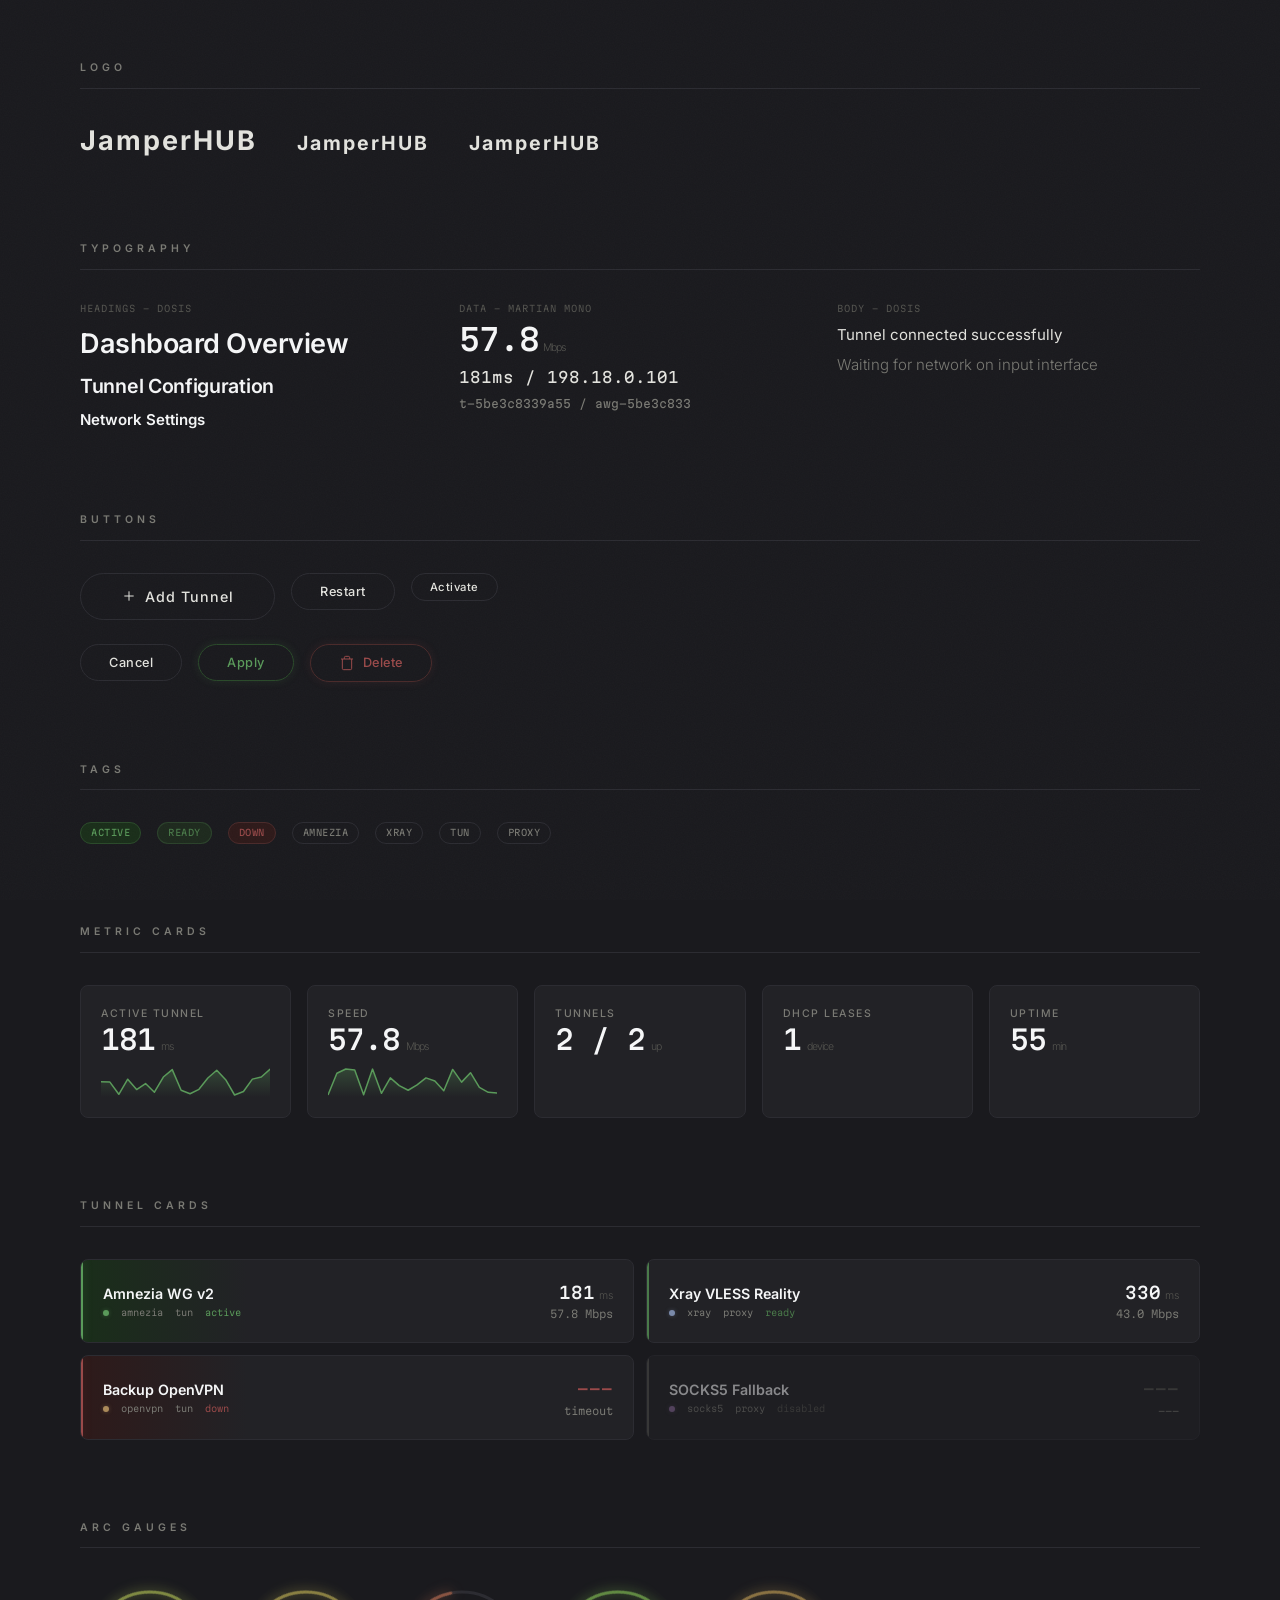
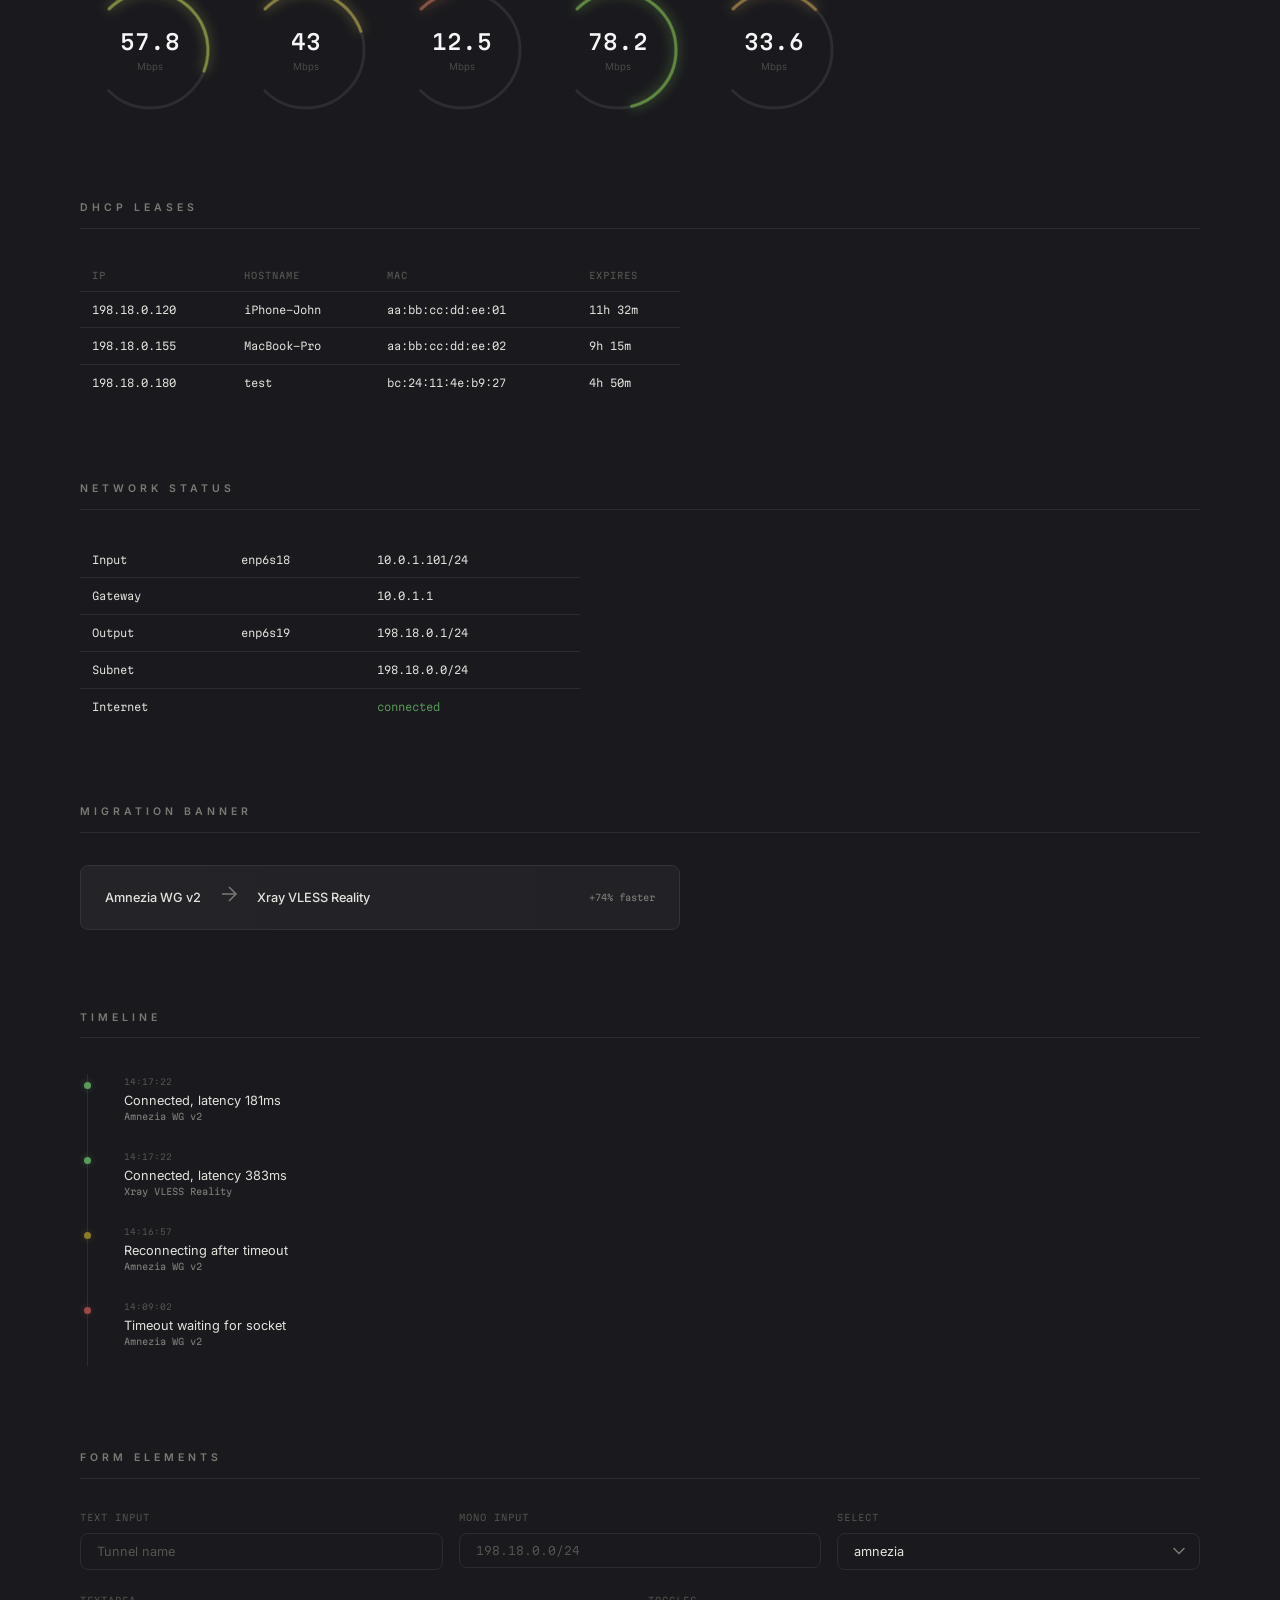
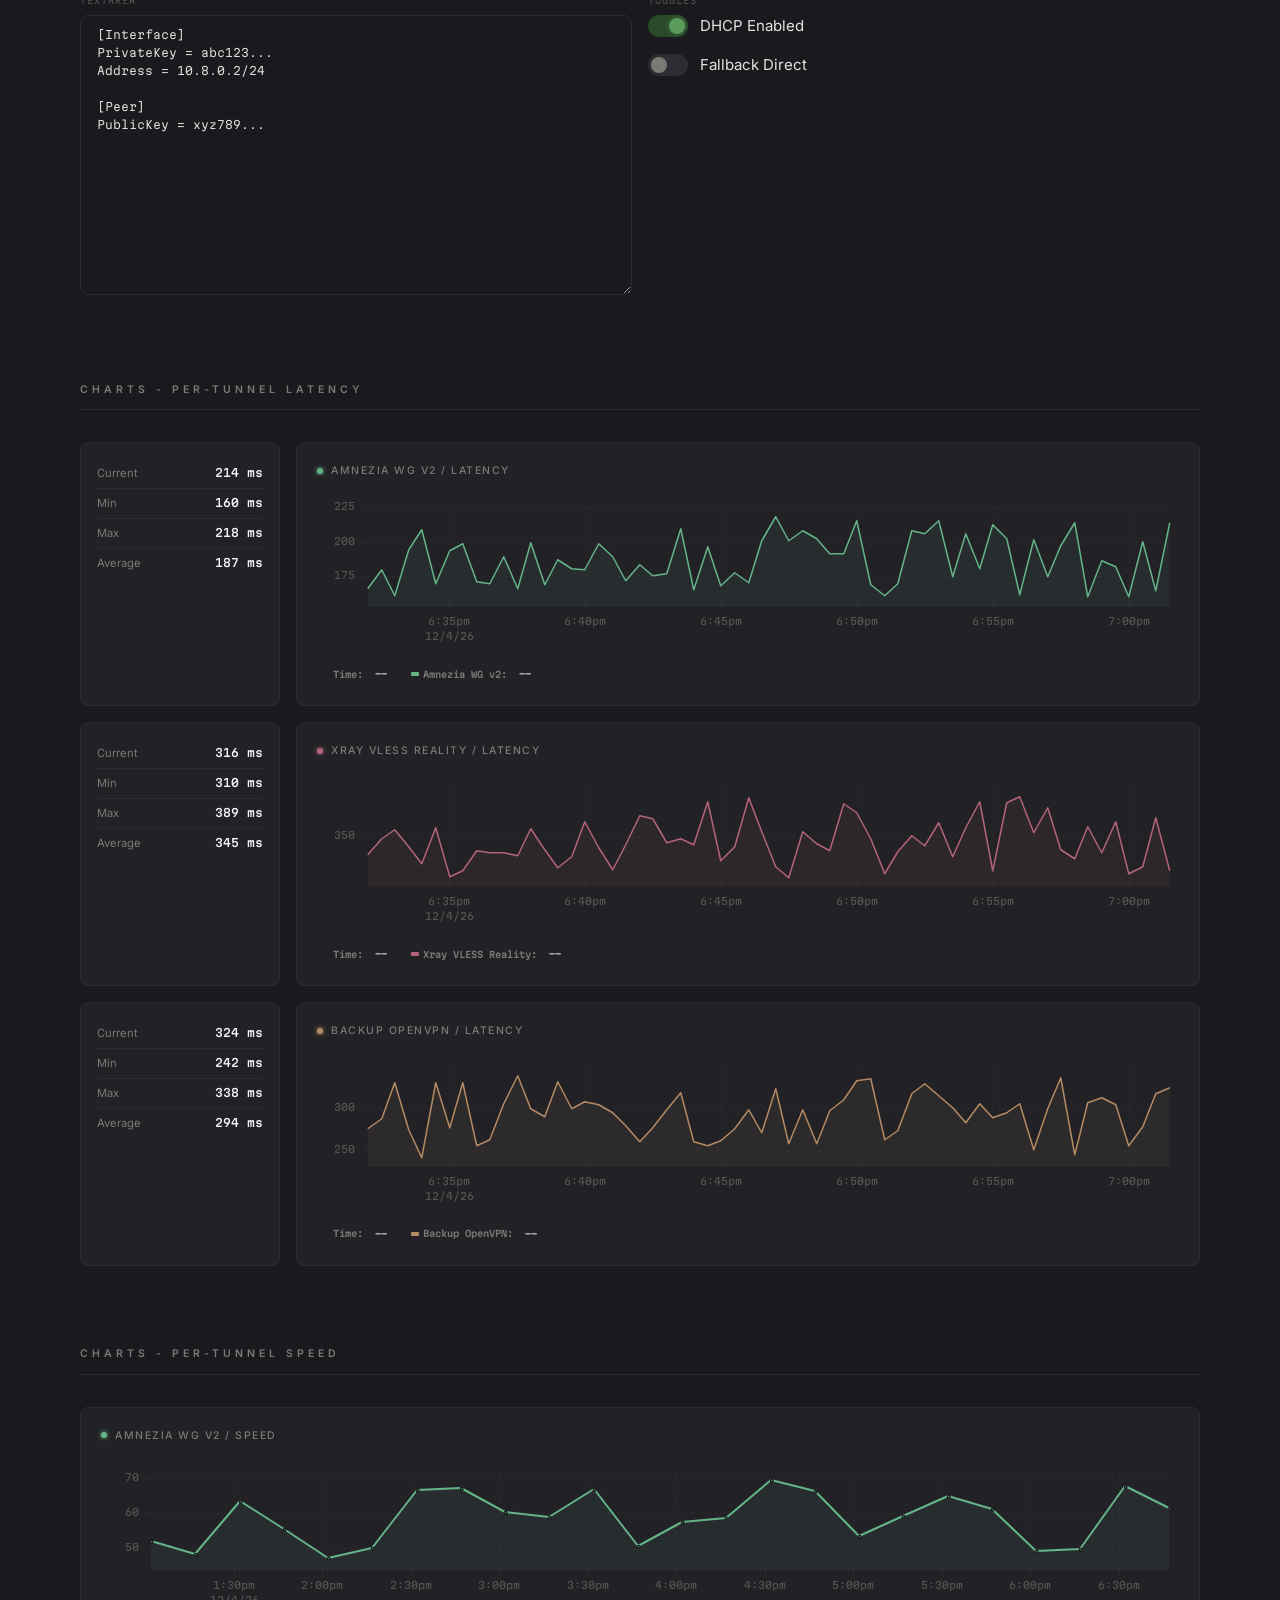
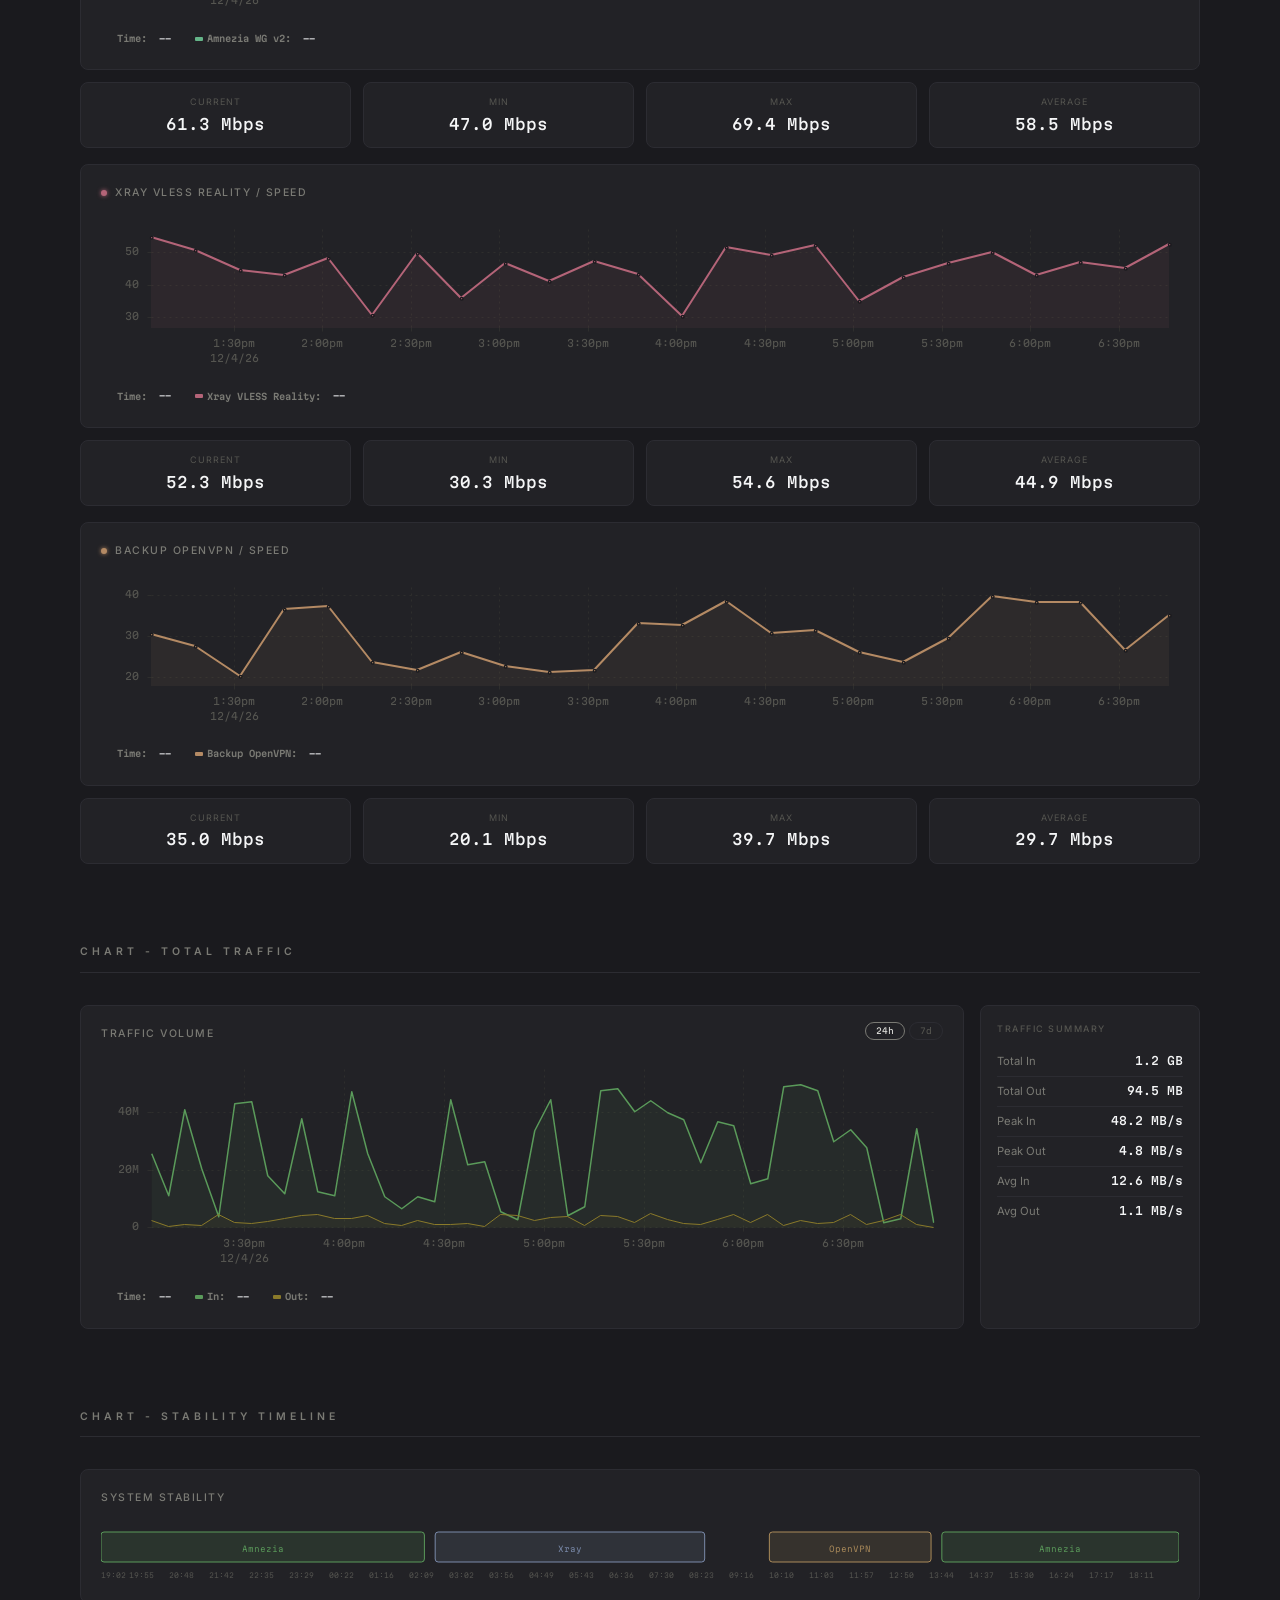
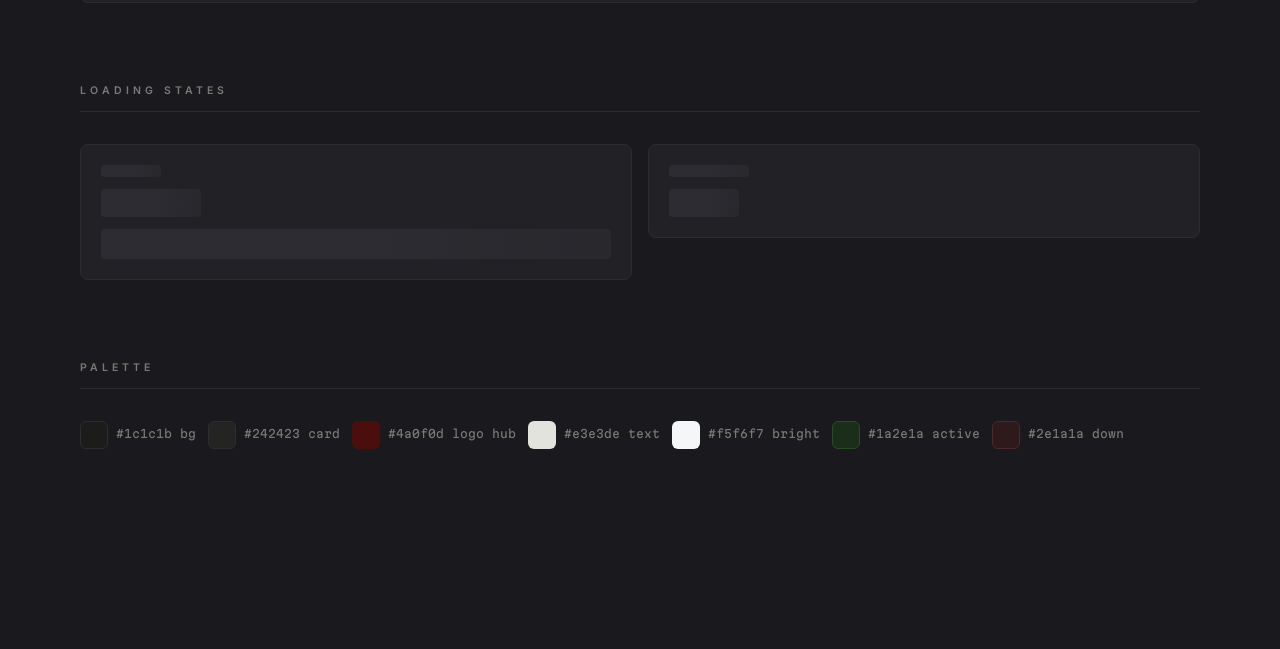
<file: web/design-system.html>
<!DOCTYPE html>
<html lang="en">
<head>
<meta charset="UTF-8">
<meta name="viewport" content="width=device-width, initial-scale=1.0">
<title>JamperHUB Design System</title>
<link rel="stylesheet" href="lib/uplot.min.css">
<style>
/* ============================================
   FONTS
   ============================================ */
@font-face {
  font-family: 'Inter';
  src: url('fonts/inter.woff2') format('woff2');
  font-weight: 300 700;
  font-display: swap;
}
@font-face {
  font-family: 'Martian Mono';
  src: url('fonts/martian-mono.woff2') format('woff2');
  font-weight: 300 700;
  font-display: swap;
}

/* ============================================
   CSS VARIABLES
   ============================================ */
:root {
  --bg: #1a1a1e;
  --bg-card: #222226;
  --bg-card-hover: #28282d;
  --border: #2c2c32;
  --border-subtle: #343438;
  --accent: #4a0f0d;
  --accent-glow: rgba(74, 15, 13, 0.4);
  --accent-glow-strong: rgba(74, 15, 13, 0.7);
  --accent-light: #6b1a17;
  --text: #e3e3de;
  --text-bright: #f5f6f7;
  --text-muted: #7a7a74;
  --text-dim: #555550;
  --status-active: #1a2e1a;
  --status-active-border: #2a4a2a;
  --status-active-text: #5a9a5a;
  --status-ready: #1e2a1e;
  --status-ready-text: #4a7a4a;
  --status-down: #2e1a1a;
  --status-down-border: #4a2a2a;
  --status-down-text: #9a4a4a;
  --status-disabled-text: #555550;
  /* protocol colors */
  --color-amnezia: #5a9a5a;
  --color-amnezia-fill: rgba(90, 154, 90, 0.08);
  --color-xray: #7a8aaa;
  --color-xray-fill: rgba(122, 138, 170, 0.08);
  --color-openvpn: #aa8a5a;
  --color-openvpn-fill: rgba(170, 138, 90, 0.08);
  --color-socks5: #8a6a9a;
  --color-socks5-fill: rgba(138, 106, 154, 0.08);
  --color-traffic-in: #5a9a5a;
  --color-traffic-in-fill: rgba(90, 154, 90, 0.08);
  --color-traffic-out: #8a7a2a;
  --color-traffic-out-fill: rgba(138, 122, 42, 0.06);
  --font-ui: 'Inter', sans-serif;
  --font-mono: 'Martian Mono', monospace;
  --radius: 8px;
  --radius-pill: 100px;
  --transition: 0.25s cubic-bezier(0.4, 0, 0.2, 1);
  --transition-slow: 0.5s cubic-bezier(0.4, 0, 0.2, 1);
}

/* ============================================
   RESET & BASE
   ============================================ */
*, *::before, *::after { box-sizing: border-box; margin: 0; padding: 0; }

html {
  font-size: 15px;
  -webkit-font-smoothing: antialiased;
  -moz-osx-font-smoothing: grayscale;
}

body {
  background: var(--bg);
  color: var(--text);
  font-family: var(--font-ui);
  font-weight: 400;
  line-height: 1.5;
  min-height: 100vh;
  overflow-x: hidden;
}

/* noise texture overlay */
body::after {
  content: '';
  position: fixed;
  inset: 0;
  opacity: 0.025;
  pointer-events: none;
  z-index: 9999;
  background-size: 128px 128px;
  background-image: url("data:image/svg+xml,%3Csvg viewBox='0 0 128 128' xmlns='http://www.w3.org/2000/svg'%3E%3Cfilter id='n'%3E%3CfeTurbulence type='fractalNoise' baseFrequency='0.85' numOctaves='4' stitchTiles='stitch'/%3E%3C/filter%3E%3Crect width='100%25' height='100%25' filter='url(%23n)'/%3E%3C/svg%3E");
}

::selection {
  background: var(--border-subtle);
  color: var(--text-bright);
}

/* ============================================
   DESIGN SYSTEM PAGE LAYOUT
   ============================================ */
.ds-page {
  max-width: 1200px;
  margin: 0 auto;
  padding: 60px 40px 120px;
}

.ds-section {
  margin-bottom: 80px;
}

.ds-section-title {
  font-family: var(--font-ui);
  font-weight: 600;
  font-size: 0.7rem;
  text-transform: uppercase;
  letter-spacing: 4px;
  color: var(--text-muted);
  margin-bottom: 32px;
  padding-bottom: 12px;
  border-bottom: 1px solid var(--border);
}

.ds-row {
  display: flex;
  gap: 16px;
  flex-wrap: wrap;
  margin-bottom: 24px;
  align-items: flex-start;
}

.ds-col {
  flex: 1;
  min-width: 280px;
}

.ds-label {
  font-family: var(--font-mono);
  font-size: 0.6rem;
  font-weight: 300;
  color: var(--text-dim);
  letter-spacing: 1px;
  text-transform: uppercase;
  margin-bottom: 8px;
}

/* ============================================
   LOGO
   ============================================ */
.logo {
  font-family: var(--font-ui);
  font-weight: 700;
  color: var(--text);
  letter-spacing: 2px;
  user-select: none;
  text-decoration: none;
  transition: var(--transition);
}

.logo:hover {
  color: var(--text-bright);
}

.logo-lg {
  font-size: 1.8rem;
}

.logo-md {
  font-size: 1.3rem;
}

.logo-sm {
  font-size: 1.3rem;
}

.logo-hub {
  color: inherit;
}

/* ============================================
   TYPOGRAPHY
   ============================================ */
.t-heading { font-family: var(--font-ui); font-weight: 600; color: var(--text-bright); }
.t-h1 { font-size: 1.8rem; letter-spacing: -0.5px; }
.t-h2 { font-size: 1.3rem; letter-spacing: -0.3px; }
.t-h3 { font-size: 1rem; }
.t-body { font-family: var(--font-ui); font-weight: 400; color: var(--text); }
.t-body-light { font-family: var(--font-ui); font-weight: 300; color: var(--text-muted); }
.t-mono { font-family: var(--font-mono); font-weight: 400; color: var(--text); }
.t-mono-sm { font-family: var(--font-mono); font-weight: 400; font-size: 0.75rem; color: var(--text-muted); }

.t-data {
  font-family: var(--font-mono);
  font-weight: 500;
  font-size: 2rem;
  color: var(--text-bright);
  letter-spacing: -1px;
  line-height: 1;
}

.t-data-unit {
  font-family: var(--font-ui);
  font-weight: 300;
  font-size: 0.7rem;
  color: var(--text-dim);
  margin-left: 4px;
}

/* ============================================
   BUTTONS
   ============================================ */
.btn {
  display: inline-flex;
  align-items: center;
  justify-content: center;
  gap: 8px;
  padding: 10px 28px;
  border: 1px solid var(--border);
  border-radius: var(--radius-pill);
  background: transparent;
  color: var(--text);
  font-family: var(--font-ui);
  font-weight: 500;
  font-size: 0.85rem;
  letter-spacing: 0.5px;
  cursor: pointer;
  transition: var(--transition);
  position: relative;
  overflow: hidden;
  user-select: none;
  -webkit-tap-highlight-color: transparent;
}

.btn:hover {
  color: var(--text-bright);
  border-color: var(--text-muted);
  transform: translateY(-1px);
}

.btn:active {
  transform: translateY(0);
}

.btn-sm { padding: 6px 18px; font-size: 0.75rem; }
.btn-lg { padding: 14px 40px; font-size: 0.95rem; letter-spacing: 1px; }

.btn-ghost {
  border-color: var(--border);
  box-shadow: none;
}

.btn-ghost:hover {
  border-color: var(--text-muted);
  box-shadow: 0 0 12px rgba(255,255,255,0.03);
}

.btn-danger {
  border-color: var(--status-down-border);
  color: var(--status-down-text);
  box-shadow: 0 0 10px rgba(154, 74, 74, 0.15);
}

.btn-danger:hover {
  border-color: #5a3333;
  color: #c06060;
  box-shadow: 0 0 18px rgba(154, 74, 74, 0.3);
}

.btn-success {
  border-color: var(--status-active-border);
  color: var(--status-active-text);
  box-shadow: 0 0 10px rgba(90, 154, 90, 0.15);
}

.btn-success:hover {
  border-color: #3a6a3a;
  color: #7aba7a;
  box-shadow: 0 0 18px rgba(90, 154, 90, 0.3);
}

.btn svg {
  width: 16px;
  height: 16px;
  stroke: currentColor;
  fill: none;
  stroke-width: 1.5;
}

/* ============================================
   CARDS
   ============================================ */
.card {
  background: var(--bg-card);
  border: 1px solid var(--border);
  border-radius: var(--radius);
  padding: 20px;
  transition: var(--transition);
}

.card:hover {
  background: var(--bg-card-hover);
  border-color: var(--border-subtle);
}

/* ============================================
   METRIC CARD
   ============================================ */
.metric-card {
  background: var(--bg-card);
  border: 1px solid var(--border);
  border-radius: var(--radius);
  padding: 20px;
  display: flex;
  flex-direction: column;
  gap: 4px;
  flex: 1;
  min-width: 0;
  transition: var(--transition);
}

.metrics-grid {
  display: grid;
  grid-template-columns: repeat(5, 1fr);
  gap: 16px;
}

@media (max-width: 768px) {
  .metrics-grid { grid-template-columns: repeat(2, 1fr); }
}

.metric-card:hover { border-color: var(--border-subtle); }

.metric-label {
  font-family: var(--font-ui);
  font-weight: 500;
  font-size: 0.7rem;
  text-transform: uppercase;
  letter-spacing: 1.5px;
  color: var(--text-muted);
}

.metric-value {
  font-family: var(--font-mono);
  font-weight: 500;
  font-size: 1.8rem;
  color: var(--text-bright);
  letter-spacing: -1px;
  line-height: 1.1;
}

.metric-unit {
  font-family: var(--font-ui);
  font-weight: 300;
  font-size: 0.7rem;
  color: var(--text-dim);
  margin-left: 6px;
}

.metric-sparkline {
  margin-top: 8px;
  height: 30px;
  width: 100%;
  overflow: hidden;
}

/* ============================================
   TUNNEL CARD
   ============================================ */
.tunnel-card {
  background: var(--bg-card);
  border: 1px solid var(--border);
  border-radius: var(--radius);
  padding: 20px 20px 20px 22px;
  display: grid;
  grid-template-columns: 1fr auto;
  gap: 8px;
  align-items: center;
  transition: var(--transition);
  position: relative;
  overflow: hidden;
  cursor: default;
}

.tunnel-card::before {
  content: '';
  position: absolute;
  left: 0;
  top: 0;
  bottom: 0;
  width: 2px;
  background: var(--border);
  transition: var(--transition);
}

.tunnel-card.active::before { background: var(--status-active-text); box-shadow: 0 0 8px rgba(90,154,90,0.4); }
.tunnel-card.ready::before { background: var(--status-ready-text); }
.tunnel-card.down::before { background: var(--status-down-text); box-shadow: 0 0 8px rgba(154,74,74,0.3); }
.tunnel-card.disabled::before { background: var(--text-dim); }

.tunnel-card.active { background: linear-gradient(90deg, var(--status-active) 0%, var(--bg-card) 30%); }
.tunnel-card.down { background: linear-gradient(90deg, var(--status-down) 0%, var(--bg-card) 30%); }
.tunnel-card.disabled { opacity: 0.5; }

.tunnel-card:hover { border-color: var(--border-subtle); }

.tunnel-grid {
  display: grid;
  grid-template-columns: 1fr 1fr;
  gap: 12px;
}

@media (max-width: 768px) {
  .tunnel-grid { grid-template-columns: 1fr; }
}

.tunnel-info { display: flex; flex-direction: column; gap: 2px; }

.tunnel-name {
  font-family: var(--font-ui);
  font-weight: 600;
  font-size: 0.95rem;
  color: var(--text-bright);
}

.tunnel-meta {
  font-family: var(--font-mono);
  font-size: 0.6rem;
  font-weight: 300;
  color: var(--text-muted);
  display: flex;
  gap: 12px;
  align-items: center;
}

.proto-dot {
  width: 6px;
  height: 6px;
  border-radius: 50%;
  flex-shrink: 0;
}

.proto-dot.amnezia { background: var(--color-amnezia); box-shadow: 0 0 4px rgba(90,154,90,0.4); }
.proto-dot.xray { background: var(--color-xray); box-shadow: 0 0 4px rgba(122,138,170,0.4); }
.proto-dot.openvpn { background: var(--color-openvpn); box-shadow: 0 0 4px rgba(170,138,90,0.4); }
.proto-dot.socks5 { background: var(--color-socks5); box-shadow: 0 0 4px rgba(138,106,154,0.4); }

.tunnel-stats {
  display: flex;
  flex-direction: column;
  align-items: flex-end;
  gap: 2px;
}

.tunnel-latency {
  font-family: var(--font-mono);
  font-weight: 500;
  font-size: 1.1rem;
  color: var(--text-bright);
}

.tunnel-speed {
  font-family: var(--font-mono);
  font-weight: 300;
  font-size: 0.7rem;
  color: var(--text-muted);
}

.state-active { color: var(--status-active-text); }
.state-ready { color: var(--status-ready-text); }
.state-down { color: var(--status-down-text); }
.state-disabled { color: var(--status-disabled-text); }

/* ============================================
   ARC GAUGE
   ============================================ */
.arc-gauge {
  position: relative;
  width: 140px;
  height: 140px;
  display: flex;
  align-items: center;
  justify-content: center;
}

.arc-gauge svg {
  position: absolute;
  inset: 0;
  transform: rotate(-135deg);
}

.arc-bg {
  fill: none;
  stroke: var(--border);
  stroke-width: 3;
  stroke-linecap: round;
}

.arc-fill {
  fill: none;
  stroke-width: 3;
  stroke-linecap: round;
  transition: stroke-dashoffset 1s cubic-bezier(0.4, 0, 0.2, 1);
}

.arc-center {
  display: flex;
  flex-direction: column;
  align-items: center;
  gap: 2px;
  z-index: 1;
}

.arc-value {
  font-family: var(--font-mono);
  font-weight: 500;
  font-size: 1.4rem;
  color: var(--text-bright);
}

.arc-label {
  font-family: var(--font-ui);
  font-weight: 300;
  font-size: 0.65rem;
  color: var(--text-dim);
}

/* ============================================
   LEASES TABLE
   ============================================ */
.leases-table {
  width: 100%;
  border-collapse: collapse;
  font-family: var(--font-mono);
  font-size: 0.7rem;
  font-weight: 300;
}

.leases-table th {
  text-align: left;
  padding: 8px 12px;
  color: var(--text-dim);
  font-weight: 400;
  font-size: 0.6rem;
  text-transform: uppercase;
  letter-spacing: 1px;
  border-bottom: 1px solid var(--border);
}

.leases-table td {
  padding: 10px 12px;
  color: var(--text);
  border-bottom: 1px solid var(--border);
}

.leases-table tr:last-child td {
  border-bottom: none;
}

.leases-table tr:hover td {
  background: var(--bg-card);
}

/* ============================================
   NETWORK STATUS BAR
   ============================================ */
.net-status {
  display: flex;
  align-items: center;
  gap: 12px;
  padding: 12px 20px;
  background: var(--bg-card);
  border: 1px solid var(--border);
  border-radius: var(--radius);
  font-family: var(--font-mono);
  font-size: 0.65rem;
  font-weight: 300;
  color: var(--text-muted);
  flex-wrap: wrap;
}

.net-status-item {
  display: flex;
  align-items: center;
  gap: 6px;
}

.net-dot {
  width: 6px;
  height: 6px;
  border-radius: 50%;
  background: var(--status-active-text);
  box-shadow: 0 0 4px rgba(90,154,90,0.5);
  flex-shrink: 0;
}

.net-dot.down {
  background: var(--status-down-text);
  box-shadow: 0 0 4px rgba(154,74,74,0.5);
}

.net-sep { color: var(--border); }

/* ============================================
   TIMELINE
   ============================================ */
.timeline {
  position: relative;
  padding-left: 24px;
}

.timeline::before {
  content: '';
  position: absolute;
  left: 7px;
  top: 4px;
  bottom: 4px;
  width: 1px;
  background: var(--border);
}

.timeline-item {
  position: relative;
  padding: 6px 0 22px 20px;
}

.timeline-item::before {
  content: '';
  position: absolute;
  left: -20px;
  top: 12px;
  width: 7px;
  height: 7px;
  border-radius: 50%;
  background: var(--border);
}

.timeline-item.info::before { background: var(--status-active-text); box-shadow: 0 0 6px rgba(90,154,90,0.4); }
.timeline-item.warn::before { background: #8a7a2a; box-shadow: 0 0 6px rgba(138,122,42,0.4); }
.timeline-item.error::before { background: var(--status-down-text); box-shadow: 0 0 6px rgba(154,74,74,0.4); }

.timeline-time {
  font-family: var(--font-mono);
  font-size: 0.55rem;
  font-weight: 300;
  color: var(--text-dim);
}

.timeline-msg {
  font-family: var(--font-ui);
  font-size: 0.85rem;
  color: var(--text);
  margin-top: 2px;
}

.timeline-tunnel {
  font-family: var(--font-mono);
  font-size: 0.6rem;
  color: var(--text-muted);
}

/* ============================================
   MIGRATION BANNER
   ============================================ */
.migration-banner {
  background: var(--bg-card);
  border: 1px solid var(--border-subtle);
  border-radius: var(--radius);
  padding: 16px 24px;
  display: flex;
  align-items: center;
  gap: 16px;
  position: relative;
  overflow: hidden;
  flex-wrap: wrap;
}

.migration-banner::before {
  content: '';
  position: absolute;
  inset: 0;
  background: linear-gradient(90deg, rgba(255,255,255,0.02), transparent, rgba(255,255,255,0.02));
  background-size: 200% 100%;
  animation: migration-flow 2s linear infinite;
  opacity: 0.5;
  pointer-events: none;
}

@keyframes migration-flow {
  0% { background-position: 200% 0; }
  100% { background-position: -200% 0; }
}

.migration-from, .migration-to {
  font-family: var(--font-ui);
  font-weight: 500;
  font-size: 0.85rem;
  color: var(--text);
  position: relative;
  z-index: 1;
}

.migration-arrow { flex-shrink: 0; z-index: 1; color: var(--text-muted); }

.migration-arrow svg {
  width: 24px;
  height: 24px;
  stroke: currentColor;
  fill: none;
  stroke-width: 1.5;
  animation: arrow-move 1.5s ease-in-out infinite;
}

@keyframes arrow-move {
  0%, 100% { opacity: 0.5; transform: translateX(0); }
  50% { opacity: 1; transform: translateX(4px); }
}

.migration-reason {
  font-family: var(--font-mono);
  font-size: 0.6rem;
  color: var(--text-muted);
  z-index: 1;
  margin-left: auto;
}

/* ============================================
   SIDEBAR
   ============================================ */
.sidebar {
  position: fixed;
  right: 0;
  top: 0;
  bottom: 0;
  width: 78px;
  background: var(--bg-card);
  border-left: 1px solid var(--border);
  display: flex;
  flex-direction: column;
  align-items: center;
  padding: 16px 0;
  z-index: 1000;
  transition: width 0.3s cubic-bezier(0.4, 0, 0.2, 1);
  overflow: hidden;
}

.sidebar:hover { width: 260px; }

.sidebar-logo {
  font-family: var(--font-ui);
  font-weight: 700;
  font-size: 1.8rem;
  color: var(--text);
  letter-spacing: 1.5px;
  margin-bottom: 32px;
  white-space: nowrap;
  overflow: hidden;
  width: 100%;
  text-align: center;
}

.sl-ch {
  display: inline-block;
  max-width: 0;
  overflow: hidden;
  vertical-align: bottom;
  opacity: 0;
  transition:
    max-width 0.06s ease-in calc((4 - var(--i)) * 0.03s),
    opacity 0.05s ease-in calc((4 - var(--i)) * 0.03s);
}

.sidebar:hover .sl-ch {
  max-width: 1em;
  opacity: 1;
  transition:
    max-width 0.08s ease-out calc(0.3s + var(--i) * 0.04s),
    opacity 0.06s ease-out calc(0.3s + var(--i) * 0.04s);
}

.sl-ub {
  display: inline-block;
  max-width: 0;
  overflow: hidden;
  vertical-align: bottom;
  opacity: 0;
  transition: max-width 0.06s ease-in, opacity 0.05s ease-in;
}

.sidebar:hover .sl-ub {
  max-width: 2em;
  opacity: 1;
  transition: max-width 0.08s ease-out 0.3s, opacity 0.06s ease-out 0.3s;
}

.sidebar-nav-item {
  width: 100%;
  display: flex;
  align-items: center;
  gap: 18px;
  padding: 18px 22px;
  color: var(--text-muted);
  text-decoration: none;
  transition: var(--transition);
  cursor: pointer;
  position: relative;
  white-space: nowrap;
}

.sidebar-nav-item:hover {
  color: var(--text);
  background: rgba(255,255,255,0.02);
}

.sidebar-nav-item.active { color: var(--text-bright); }

.sidebar-nav-item.active::after {
  content: '';
  position: absolute;
  right: 0;
  top: 50%;
  transform: translateY(-50%);
  width: 2px;
  height: 20px;
  background: var(--text-muted);
  box-shadow: 0 0 6px rgba(122, 122, 116, 0.3);
  border-radius: 1px;
}

.sidebar-nav-item svg {
  width: 28px;
  height: 28px;
  min-width: 28px;
  stroke: currentColor;
  fill: none;
  stroke-width: 1.5;
}

.sidebar-nav-item span {
  font-family: var(--font-ui);
  font-weight: 500;
  font-size: 1.1rem;
  opacity: 0;
  transition: opacity 0.2s;
}

.sidebar:hover .sidebar-nav-item span { opacity: 1; }

.sidebar-bottom {
  margin-top: auto;
  display: flex;
  flex-direction: column;
  align-items: center;
  gap: 8px;
  width: 100%;
}

.pulse-dot {
  width: 12px;
  height: 12px;
  border-radius: 50%;
  background: var(--status-active-text);
  box-shadow: 0 0 8px rgba(90,154,90,0.5);
  animation: pulse 2s infinite;
}

.pulse-dot.offline {
  background: var(--status-down-text);
  box-shadow: 0 0 8px rgba(154,74,74,0.5);
  animation: pulse-red 2s infinite;
}

@keyframes pulse {
  0%, 100% { box-shadow: 0 0 8px rgba(90,154,90,0.5); }
  50% { box-shadow: 0 0 16px rgba(90,154,90,0.8); }
}

@keyframes pulse-red {
  0%, 100% { box-shadow: 0 0 8px rgba(154,74,74,0.5); }
  50% { box-shadow: 0 0 16px rgba(154,74,74,0.8); }
}

/* ============================================
   FORM ELEMENTS
   ============================================ */
.input {
  background: var(--bg);
  border: 1px solid var(--border);
  border-radius: var(--radius);
  padding: 10px 16px;
  color: var(--text);
  font-family: var(--font-ui);
  font-size: 0.85rem;
  width: 100%;
  outline: none;
  transition: var(--transition);
}

.input:focus {
  border-color: var(--text-muted);
  box-shadow: 0 0 8px rgba(122, 122, 116, 0.15);
}

.input::placeholder { color: var(--text-dim); }
.input-mono { font-family: var(--font-mono); font-size: 0.75rem; font-weight: 300; }
textarea.input { resize: vertical; min-height: 280px; line-height: 1.6; }

.select {
  appearance: none;
  background: var(--bg);
  background-image: url("data:image/svg+xml,%3Csvg width='12' height='8' viewBox='0 0 12 8' fill='none' xmlns='http://www.w3.org/2000/svg'%3E%3Cpath d='M1 1.5L6 6.5L11 1.5' stroke='%237a7a74' stroke-width='1.5' stroke-linecap='round'/%3E%3C/svg%3E");
  background-repeat: no-repeat;
  background-position: right 14px center;
  border: 1px solid var(--border);
  border-radius: var(--radius);
  padding: 10px 40px 10px 16px;
  color: var(--text);
  font-family: var(--font-ui);
  font-size: 0.85rem;
  width: 100%;
  cursor: pointer;
  outline: none;
  transition: var(--transition);
}

.select:focus {
  border-color: var(--text-muted);
  box-shadow: 0 0 8px rgba(122, 122, 116, 0.15);
}

.toggle {
  position: relative;
  width: 40px;
  height: 22px;
  background: var(--border);
  border-radius: 11px;
  cursor: pointer;
  transition: var(--transition);
  flex-shrink: 0;
}

.toggle.on { background: var(--status-active-border); }

.toggle::after {
  content: '';
  position: absolute;
  top: 3px;
  left: 3px;
  width: 16px;
  height: 16px;
  background: var(--text-muted);
  border-radius: 50%;
  transition: var(--transition);
}

.toggle.on::after {
  left: 21px;
  background: var(--status-active-text);
  box-shadow: 0 0 6px rgba(90,154,90,0.4);
}

/* ============================================
   TAGS
   ============================================ */
.tag {
  display: inline-flex;
  align-items: center;
  padding: 3px 10px;
  border-radius: var(--radius-pill);
  font-family: var(--font-mono);
  font-size: 0.6rem;
  font-weight: 400;
  letter-spacing: 0.5px;
  text-transform: uppercase;
  border: 1px solid;
}

.tag-active { color: var(--status-active-text); border-color: var(--status-active-border); background: var(--status-active); }
.tag-ready { color: var(--status-ready-text); border-color: rgba(74, 122, 74, 0.3); background: var(--status-ready); }
.tag-down { color: var(--status-down-text); border-color: var(--status-down-border); background: var(--status-down); }
.tag-type { color: var(--text-muted); border-color: var(--border); background: transparent; }

/* ============================================
   CHARTS
   ============================================ */
.chart-container {
  background: var(--bg-card);
  border: 1px solid var(--border);
  border-radius: var(--radius);
  padding: 20px;
  position: relative;
}

.chart-title {
  font-family: var(--font-ui);
  font-weight: 500;
  font-size: 0.7rem;
  text-transform: uppercase;
  letter-spacing: 1.5px;
  color: var(--text-muted);
  margin-bottom: 16px;
}

.chart-period {
  position: absolute;
  top: 16px;
  right: 20px;
  display: flex;
  gap: 4px;
}

.chart-period-btn {
  padding: 3px 10px;
  border: 1px solid var(--border);
  border-radius: var(--radius-pill);
  background: transparent;
  color: var(--text-dim);
  font-family: var(--font-mono);
  font-size: 0.55rem;
  cursor: pointer;
  transition: var(--transition);
}

.chart-period-btn.active {
  border-color: var(--text-muted);
  color: var(--text);
}

.chart-period-btn:hover:not(.active) { border-color: var(--text-dim); color: var(--text-muted); }

.uplot .u-legend {
  font-family: var(--font-mono);
  font-size: 0.6rem;
  font-weight: 300;
  color: var(--text-muted);
  padding: 8px 0 0;
  text-align: left;
}

.uplot .u-legend .u-series {
  display: inline-flex;
  align-items: center;
  gap: 4px;
  margin-right: 16px;
}

.uplot .u-legend .u-marker {
  width: 8px;
  height: 2px;
  border-radius: 1px;
  display: inline-block;
}

.uplot .u-legend .u-value {
  font-weight: 500;
  color: var(--text-bright);
}

.chart-tooltip {
  position: absolute;
  z-index: 100;
  background: var(--bg-card);
  border: 1px solid var(--border);
  border-radius: 6px;
  padding: 10px 14px;
  box-shadow: 0 4px 24px rgba(0,0,0,0.6);
  pointer-events: none;
  transition: left 0.08s ease, top 0.08s ease;
  min-width: 120px;
}

.chart-tooltip-time {
  font-family: var(--font-mono);
  font-size: 0.55rem;
  font-weight: 300;
  color: var(--text-dim);
  margin-bottom: 6px;
}

.chart-tooltip-row {
  display: flex;
  align-items: center;
  gap: 6px;
  padding: 2px 0;
}

.chart-tooltip-dot {
  width: 6px;
  height: 6px;
  border-radius: 50%;
  flex-shrink: 0;
}

.chart-tooltip-label {
  font-family: var(--font-ui);
  font-size: 0.7rem;
  font-weight: 400;
  color: var(--text-muted);
  flex: 1;
}

.chart-tooltip-val {
  font-family: var(--font-mono);
  font-size: 0.65rem;
  font-weight: 500;
  color: var(--text-bright);
}

/* ============================================
   CHARTS GRID (2 per row desktop, 1 mobile)
   ============================================ */
.charts-grid {
  display: flex;
  flex-direction: column;
  gap: 16px;
}

/* ============================================
   CHART + STATS LAYOUT
   ============================================ */
/* chart layout: stats LEFT, chart RIGHT */
.layout-stats-left {
  display: grid;
  grid-template-columns: 200px 1fr;
  gap: 16px;
  align-items: stretch;
}

/* chart layout: chart LEFT, stats RIGHT */
.layout-stats-right {
  display: grid;
  grid-template-columns: 1fr 220px;
  gap: 16px;
  align-items: stretch;
}

/* chart layout: chart TOP, stats BOTTOM as horizontal row */
.layout-stats-bottom {
  display: flex;
  flex-direction: column;
  gap: 12px;
}

.stats-row {
  display: grid;
  grid-template-columns: repeat(4, 1fr);
  gap: 12px;
}

.stat-cell {
  background: var(--bg-card);
  border: 1px solid var(--border);
  border-radius: var(--radius);
  padding: 12px 16px;
  text-align: center;
}

.stat-cell-label {
  font-family: var(--font-ui);
  font-size: 0.6rem;
  font-weight: 400;
  text-transform: uppercase;
  letter-spacing: 1px;
  color: var(--text-dim);
  margin-bottom: 4px;
}

.stat-cell-val {
  font-family: var(--font-mono);
  font-size: 1rem;
  font-weight: 500;
  color: var(--text-bright);
}

@media (max-width: 768px) {
  .layout-stats-left,
  .layout-stats-right { grid-template-columns: 1fr; }
  .stats-row { grid-template-columns: repeat(2, 1fr); }
}

.chart-stats {
  background: var(--bg-card);
  border: 1px solid var(--border);
  border-radius: var(--radius);
  padding: 16px;
}

.chart-stats-title {
  font-family: var(--font-ui);
  font-weight: 500;
  font-size: 0.6rem;
  text-transform: uppercase;
  letter-spacing: 1.5px;
  color: var(--text-dim);
  margin-bottom: 12px;
}

.chart-stats-row {
  display: flex;
  justify-content: space-between;
  padding: 6px 0;
  border-bottom: 1px solid var(--border);
}

.chart-stats-row:last-child {
  border-bottom: none;
}

.chart-stats-label {
  font-family: var(--font-ui);
  font-size: 0.75rem;
  color: var(--text-muted);
}

.chart-stats-val {
  font-family: var(--font-mono);
  font-size: 0.75rem;
  font-weight: 500;
  color: var(--text-bright);
}

/* ============================================
   SKELETON
   ============================================ */
.skeleton {
  background: linear-gradient(90deg, var(--border) 25%, var(--bg-card-hover) 50%, var(--border) 75%);
  background-size: 200% 100%;
  animation: shimmer 1.5s infinite;
  border-radius: 4px;
}

@keyframes shimmer {
  0% { background-position: 200% 0; }
  100% { background-position: -200% 0; }
}

/* ============================================
   ANIMATIONS
   ============================================ */
@keyframes fade-in {
  from { opacity: 0; transform: translateY(8px); }
  to { opacity: 1; transform: translateY(0); }
}

.animate-in { animation: fade-in 0.4s cubic-bezier(0.4, 0, 0.2, 1) both; }
.delay-1 { animation-delay: 0.05s; }
.delay-2 { animation-delay: 0.1s; }
.delay-3 { animation-delay: 0.15s; }
.delay-4 { animation-delay: 0.2s; }
.delay-5 { animation-delay: 0.25s; }

/* ============================================
   RESPONSIVE
   ============================================ */
@media (max-width: 768px) {
  .ds-page { padding: 24px 16px 100px; margin-right: 0; }
  .ds-row { flex-direction: column; }
  .ds-col { min-width: 100%; }

  .sidebar {
    top: auto;
    bottom: 0;
    left: 0;
    right: 0;
    width: 100%;
    height: 56px;
    flex-direction: row;
    border-left: none;
    border-top: 1px solid var(--border);
    padding: 0;
    justify-content: space-around;
  }

  .sidebar:hover { width: 100%; }
  .sidebar-logo { display: none; }
  .sidebar-bottom { display: none; }

  .sidebar-nav-item {
    flex-direction: column;
    gap: 2px;
    padding: 8px 0;
    justify-content: center;
  }

  .sidebar-nav-item span { opacity: 1; font-size: 0.55rem; }

  .sidebar-nav-item.active::after {
    top: 0;
    right: auto;
    left: 50%;
    transform: translateX(-50%);
    width: 20px;
    height: 2px;
  }

  .migration-banner { flex-direction: column; text-align: center; }
  .migration-reason { margin-left: 0; }
  .net-status { font-size: 0.55rem; gap: 6px; padding: 10px 12px; }
}
</style>
</head>
<body>


<!-- PAGE -->
<div class="ds-page">

  <!-- LOGO -->
  <section class="ds-section">
    <div class="ds-section-title">Logo</div>
    <div class="ds-row" style="align-items:baseline;gap:40px;">
      <span class="logo logo-lg">Jamper<span class="logo-hub">HUB</span></span>
      <span class="logo logo-md">Jamper<span class="logo-hub">HUB</span></span>
      <span class="logo logo-sm">Jamper<span class="logo-hub">HUB</span></span>
    </div>
  </section>

  <!-- TYPOGRAPHY -->
  <section class="ds-section">
    <div class="ds-section-title">Typography</div>
    <div class="ds-row">
      <div class="ds-col">
        <div class="ds-label">Headings - Dosis</div>
        <div class="t-heading t-h1">Dashboard Overview</div>
        <div class="t-heading t-h2" style="margin-top:8px">Tunnel Configuration</div>
        <div class="t-heading t-h3" style="margin-top:8px">Network Settings</div>
      </div>
      <div class="ds-col">
        <div class="ds-label">Data - Martian Mono</div>
        <div class="t-data">57.8<span class="t-data-unit">Mbps</span></div>
        <div class="t-mono" style="margin-top:12px">181ms / 198.18.0.101</div>
        <div class="t-mono-sm" style="margin-top:8px">t-5be3c8339a55 / awg-5be3c833</div>
      </div>
      <div class="ds-col">
        <div class="ds-label">Body - Dosis</div>
        <div class="t-body">Tunnel connected successfully</div>
        <div class="t-body-light" style="margin-top:8px">Waiting for network on input interface</div>
      </div>
    </div>
  </section>

  <!-- BUTTONS -->
  <section class="ds-section">
    <div class="ds-section-title">Buttons</div>
    <div class="ds-row">
      <button class="btn btn-lg">
        <svg viewBox="0 0 24 24"><line x1="12" y1="5" x2="12" y2="19"/><line x1="5" y1="12" x2="19" y2="12"/></svg>
        Add Tunnel
      </button>
      <button class="btn">Restart</button>
      <button class="btn btn-sm">Activate</button>
    </div>
    <div class="ds-row">
      <button class="btn btn-ghost">Cancel</button>
      <button class="btn btn-success">Apply</button>
      <button class="btn btn-danger">
        <svg viewBox="0 0 24 24"><polyline points="3 6 5 6 21 6"/><path d="M19 6v14a2 2 0 01-2 2H7a2 2 0 01-2-2V6m3 0V4a2 2 0 012-2h4a2 2 0 012 2v2"/></svg>
        Delete
      </button>
    </div>
  </section>

  <!-- TAGS -->
  <section class="ds-section">
    <div class="ds-section-title">Tags</div>
    <div class="ds-row">
      <span class="tag tag-active">active</span>
      <span class="tag tag-ready">ready</span>
      <span class="tag tag-down">down</span>
      <span class="tag tag-type">amnezia</span>
      <span class="tag tag-type">xray</span>
      <span class="tag tag-type">tun</span>
      <span class="tag tag-type">proxy</span>
    </div>
  </section>

  <!-- METRIC CARDS -->
  <section class="ds-section">
    <div class="ds-section-title">Metric Cards</div>
    <div class="metrics-grid">
      <div class="metric-card animate-in delay-1">
        <div class="metric-label">Active Tunnel</div>
        <div class="metric-value">181<span class="metric-unit">ms</span></div>
        <div class="metric-sparkline" id="spark-latency"></div>
      </div>
      <div class="metric-card animate-in delay-2">
        <div class="metric-label">Speed</div>
        <div class="metric-value">57.8<span class="metric-unit">Mbps</span></div>
        <div class="metric-sparkline" id="spark-speed"></div>
      </div>
      <div class="metric-card animate-in delay-3">
        <div class="metric-label">Tunnels</div>
        <div class="metric-value">2 / 2<span class="metric-unit">up</span></div>
      </div>
      <div class="metric-card animate-in delay-4">
        <div class="metric-label">DHCP Leases</div>
        <div class="metric-value">1<span class="metric-unit">device</span></div>
      </div>
      <div class="metric-card animate-in delay-5">
        <div class="metric-label">Uptime</div>
        <div class="metric-value">55<span class="metric-unit">min</span></div>
      </div>
    </div>
  </section>

  <!-- TUNNEL CARDS -->
  <section class="ds-section">
    <div class="ds-section-title">Tunnel Cards</div>
    <div class="tunnel-grid">
      <div class="tunnel-card active">
        <div class="tunnel-info">
          <div class="tunnel-name">Amnezia WG v2</div>
          <div class="tunnel-meta"><span class="proto-dot amnezia"></span><span>amnezia</span><span>tun</span><span class="state-active">active</span></div>
        </div>
        <div class="tunnel-stats">
          <div class="tunnel-latency">181<span class="t-data-unit">ms</span></div>
          <div class="tunnel-speed">57.8 Mbps</div>
        </div>
      </div>
      <div class="tunnel-card ready">
        <div class="tunnel-info">
          <div class="tunnel-name">Xray VLESS Reality</div>
          <div class="tunnel-meta"><span class="proto-dot xray"></span><span>xray</span><span>proxy</span><span class="state-ready">ready</span></div>
        </div>
        <div class="tunnel-stats">
          <div class="tunnel-latency">330<span class="t-data-unit">ms</span></div>
          <div class="tunnel-speed">43.0 Mbps</div>
        </div>
      </div>
      <div class="tunnel-card down">
        <div class="tunnel-info">
          <div class="tunnel-name">Backup OpenVPN</div>
          <div class="tunnel-meta"><span class="proto-dot openvpn"></span><span>openvpn</span><span>tun</span><span class="state-down">down</span></div>
        </div>
        <div class="tunnel-stats">
          <div class="tunnel-latency" style="color:var(--status-down-text)">---</div>
          <div class="tunnel-speed">timeout</div>
        </div>
      </div>
      <div class="tunnel-card disabled">
        <div class="tunnel-info">
          <div class="tunnel-name">SOCKS5 Fallback</div>
          <div class="tunnel-meta"><span class="proto-dot socks5"></span><span>socks5</span><span>proxy</span><span class="state-disabled">disabled</span></div>
        </div>
        <div class="tunnel-stats">
          <div class="tunnel-latency" style="color:var(--text-dim)">---</div>
          <div class="tunnel-speed">---</div>
        </div>
      </div>
    </div>
  </section>

  <!-- ARC GAUGES -->
  <section class="ds-section">
    <div class="ds-section-title">Arc Gauges</div>
    <div class="ds-row" id="gauges-row"></div>
  </section>

  <!-- DHCP LEASES -->
  <section class="ds-section">
    <div class="ds-section-title">DHCP Leases</div>
    <div style="max-width:600px;">
      <table class="leases-table">
        <thead>
          <tr><th>IP</th><th>Hostname</th><th>MAC</th><th>Expires</th></tr>
        </thead>
        <tbody>
          <tr><td>198.18.0.120</td><td>iPhone-John</td><td>aa:bb:cc:dd:ee:01</td><td>11h 32m</td></tr>
          <tr><td>198.18.0.155</td><td>MacBook-Pro</td><td>aa:bb:cc:dd:ee:02</td><td>9h 15m</td></tr>
          <tr><td>198.18.0.180</td><td>test</td><td>bc:24:11:4e:b9:27</td><td>4h 50m</td></tr>
        </tbody>
      </table>
    </div>
  </section>

  <!-- NETWORK STATUS -->
  <section class="ds-section">
    <div class="ds-section-title">Network Status</div>
    <div style="max-width:500px;">
      <table class="leases-table">
        <tbody>
          <tr><td>Input</td><td>enp6s18</td><td>10.0.1.101/24</td></tr>
          <tr><td>Gateway</td><td></td><td>10.0.1.1</td></tr>
          <tr><td>Output</td><td>enp6s19</td><td>198.18.0.1/24</td></tr>
          <tr><td>Subnet</td><td></td><td>198.18.0.0/24</td></tr>
          <tr><td>Internet</td><td></td><td style="color:var(--status-active-text)">connected</td></tr>
        </tbody>
      </table>
    </div>
  </section>

  <!-- MIGRATION BANNER -->
  <section class="ds-section">
    <div class="ds-section-title">Migration Banner</div>
    <div class="migration-banner" style="max-width:600px;">
      <div class="migration-from">Amnezia WG v2</div>
      <div class="migration-arrow"><svg viewBox="0 0 24 24"><line x1="5" y1="12" x2="19" y2="12"/><polyline points="12 5 19 12 12 19"/></svg></div>
      <div class="migration-to">Xray VLESS Reality</div>
      <div class="migration-reason">+74% faster</div>
    </div>
  </section>

  <!-- TIMELINE -->
  <section class="ds-section">
    <div class="ds-section-title">Timeline</div>
    <div class="timeline" style="max-width:500px;">
      <div class="timeline-item info">
        <div class="timeline-time">14:17:22</div>
        <div class="timeline-msg">Connected, latency 181ms</div>
        <div class="timeline-tunnel">Amnezia WG v2</div>
      </div>
      <div class="timeline-item info">
        <div class="timeline-time">14:17:22</div>
        <div class="timeline-msg">Connected, latency 383ms</div>
        <div class="timeline-tunnel">Xray VLESS Reality</div>
      </div>
      <div class="timeline-item warn">
        <div class="timeline-time">14:16:57</div>
        <div class="timeline-msg">Reconnecting after timeout</div>
        <div class="timeline-tunnel">Amnezia WG v2</div>
      </div>
      <div class="timeline-item error">
        <div class="timeline-time">14:09:02</div>
        <div class="timeline-msg">Timeout waiting for socket</div>
        <div class="timeline-tunnel">Amnezia WG v2</div>
      </div>
    </div>
  </section>

  <!-- FORMS -->
  <section class="ds-section">
    <div class="ds-section-title">Form Elements</div>
    <div class="ds-row">
      <div class="ds-col">
        <div class="ds-label">Text Input</div>
        <input class="input" placeholder="Tunnel name">
      </div>
      <div class="ds-col">
        <div class="ds-label">Mono Input</div>
        <input class="input input-mono" placeholder="198.18.0.0/24">
      </div>
      <div class="ds-col">
        <div class="ds-label">Select</div>
        <select class="select"><option>amnezia</option><option>xray</option></select>
      </div>
    </div>
    <div class="ds-row">
      <div class="ds-col">
        <div class="ds-label">Textarea</div>
        <textarea class="input input-mono" rows="4" placeholder="Paste VPN config...">[Interface]
PrivateKey = abc123...
Address = 10.8.0.2/24

[Peer]
PublicKey = xyz789...</textarea>
      </div>
      <div class="ds-col">
        <div class="ds-label">Toggles</div>
        <div style="display:flex;flex-direction:column;gap:16px;margin-top:4px">
          <div style="display:flex;align-items:center;gap:12px">
            <div class="toggle on" onclick="this.classList.toggle('on')"></div>
            <span class="t-body">DHCP Enabled</span>
          </div>
          <div style="display:flex;align-items:center;gap:12px">
            <div class="toggle" onclick="this.classList.toggle('on')"></div>
            <span class="t-body">Fallback Direct</span>
          </div>
        </div>
      </div>
    </div>
  </section>

  <!-- CHARTS: PER-TUNNEL LATENCY -->
  <section class="ds-section">
    <div class="ds-section-title">Charts - Per-Tunnel Latency</div>
    <div id="charts-latency" class="charts-grid"></div>
  </section>

  <!-- CHARTS: PER-TUNNEL SPEED -->
  <section class="ds-section">
    <div class="ds-section-title">Charts - Per-Tunnel Speed</div>
    <div id="charts-speed" class="charts-grid"></div>
  </section>

  <!-- CHART: TOTAL TRAFFIC -->
  <section class="ds-section">
    <div class="ds-section-title">Chart - Total Traffic</div>
    <div class="layout-stats-right">
      <div class="chart-container">
        <div class="chart-title">Traffic volume</div>
        <div class="chart-period">
          <button class="chart-period-btn active">24h</button>
          <button class="chart-period-btn">7d</button>
        </div>
        <div id="chart-traffic"></div>
      </div>
      <div class="chart-stats">
        <div class="chart-stats-title">Traffic summary</div>
        <div class="chart-stats-row"><span class="chart-stats-label">Total In</span><span class="chart-stats-val">1.2 GB</span></div>
        <div class="chart-stats-row"><span class="chart-stats-label">Total Out</span><span class="chart-stats-val">94.5 MB</span></div>
        <div class="chart-stats-row"><span class="chart-stats-label">Peak In</span><span class="chart-stats-val">48.2 MB/s</span></div>
        <div class="chart-stats-row"><span class="chart-stats-label">Peak Out</span><span class="chart-stats-val">4.8 MB/s</span></div>
        <div class="chart-stats-row"><span class="chart-stats-label">Avg In</span><span class="chart-stats-val">12.6 MB/s</span></div>
        <div class="chart-stats-row"><span class="chart-stats-label">Avg Out</span><span class="chart-stats-val">1.1 MB/s</span></div>
      </div>
    </div>
  </section>

  <!-- CHART: STABILITY -->
  <section class="ds-section">
    <div class="ds-section-title">Chart - Stability Timeline</div>
    <div class="chart-container">
      <div class="chart-title">System stability</div>
      <div id="chart-stability" style="height:60px"></div>
    </div>
  </section>

  <!-- SKELETON -->
  <section class="ds-section">
    <div class="ds-section-title">Loading States</div>
    <div class="ds-row">
      <div class="metric-card">
        <div class="skeleton" style="width:60px;height:12px"></div>
        <div class="skeleton" style="width:100px;height:28px;margin-top:8px"></div>
        <div class="skeleton" style="width:100%;height:30px;margin-top:8px"></div>
      </div>
      <div class="metric-card">
        <div class="skeleton" style="width:80px;height:12px"></div>
        <div class="skeleton" style="width:70px;height:28px;margin-top:8px"></div>
      </div>
    </div>
  </section>

  <!-- PALETTE -->
  <section class="ds-section">
    <div class="ds-section-title">Palette</div>
    <div style="display:flex;flex-wrap:wrap;gap:12px">
      <div style="display:flex;align-items:center;gap:8px"><div style="width:28px;height:28px;border-radius:6px;background:#1c1c1b;border:1px solid var(--border)"></div><span class="t-mono-sm">#1c1c1b bg</span></div>
      <div style="display:flex;align-items:center;gap:8px"><div style="width:28px;height:28px;border-radius:6px;background:#242423;border:1px solid var(--border)"></div><span class="t-mono-sm">#242423 card</span></div>
      <div style="display:flex;align-items:center;gap:8px"><div style="width:28px;height:28px;border-radius:6px;background:#4a0f0d"></div><span class="t-mono-sm">#4a0f0d logo hub</span></div>
      <div style="display:flex;align-items:center;gap:8px"><div style="width:28px;height:28px;border-radius:6px;background:#e3e3de"></div><span class="t-mono-sm">#e3e3de text</span></div>
      <div style="display:flex;align-items:center;gap:8px"><div style="width:28px;height:28px;border-radius:6px;background:#f5f6f7"></div><span class="t-mono-sm">#f5f6f7 bright</span></div>
      <div style="display:flex;align-items:center;gap:8px"><div style="width:28px;height:28px;border-radius:6px;background:#1a2e1a;border:1px solid #2a4a2a"></div><span class="t-mono-sm">#1a2e1a active</span></div>
      <div style="display:flex;align-items:center;gap:8px"><div style="width:28px;height:28px;border-radius:6px;background:#2e1a1a;border:1px solid #4a2a2a"></div><span class="t-mono-sm">#2e1a1a down</span></div>
    </div>
  </section>

</div>

<!-- SCRIPTS -->
<script src="lib/uplot.min.js"></script>
<script>
// ---- MOCK DATA GENERATORS ----
function mockTime(count, intervalSec) {
  var now = Math.floor(Date.now() / 1000);
  var out = new Array(count);
  for (var i = 0; i < count; i++) out[i] = now - (count - i) * intervalSec;
  return out;
}

function mockValues(count, base, variance) {
  var out = new Array(count);
  for (var i = 0; i < count; i++) out[i] = base + Math.random() * variance;
  return out;
}

// ---- SPARKLINES (SVG) ----
function renderSparkline(container, data, color) {
  var w = container.clientWidth || 120;
  var h = 30;
  var max = -Infinity, min = Infinity;
  for (var i = 0; i < data.length; i++) {
    if (data[i] > max) max = data[i];
    if (data[i] < min) min = data[i];
  }
  var range = max - min || 1;
  var pts = [];
  for (var i = 0; i < data.length; i++) {
    var x = (i / (data.length - 1)) * w;
    var y = h - ((data[i] - min) / range) * (h - 4) - 2;
    pts.push(x + ',' + y);
  }
  var gid = 'sg' + Math.random().toString(36).slice(2, 8);

  var svg = document.createElementNS('http://www.w3.org/2000/svg', 'svg');
  svg.setAttribute('viewBox', '0 0 ' + w + ' ' + h);
  svg.setAttribute('preserveAspectRatio', 'none');
  svg.style.width = '100%';
  svg.style.height = '100%';

  var defs = document.createElementNS('http://www.w3.org/2000/svg', 'defs');
  var grad = document.createElementNS('http://www.w3.org/2000/svg', 'linearGradient');
  grad.setAttribute('id', gid);
  grad.setAttribute('x1', '0'); grad.setAttribute('y1', '0');
  grad.setAttribute('x2', '0'); grad.setAttribute('y2', '1');
  var s1 = document.createElementNS('http://www.w3.org/2000/svg', 'stop');
  s1.setAttribute('offset', '0%'); s1.setAttribute('stop-color', color); s1.setAttribute('stop-opacity', '0.3');
  var s2 = document.createElementNS('http://www.w3.org/2000/svg', 'stop');
  s2.setAttribute('offset', '100%'); s2.setAttribute('stop-color', color); s2.setAttribute('stop-opacity', '0');
  grad.appendChild(s1); grad.appendChild(s2);
  defs.appendChild(grad);
  svg.appendChild(defs);

  var area = document.createElementNS('http://www.w3.org/2000/svg', 'path');
  area.setAttribute('d', 'M' + pts[0] + ' ' + pts.slice(1).map(function(p){return 'L'+p}).join(' ') + ' L' + w + ',' + h + ' L0,' + h + ' Z');
  area.setAttribute('fill', 'url(#' + gid + ')');
  svg.appendChild(area);

  var line = document.createElementNS('http://www.w3.org/2000/svg', 'polyline');
  line.setAttribute('points', pts.join(' '));
  line.setAttribute('fill', 'none');
  line.setAttribute('stroke', color);
  line.setAttribute('stroke-width', '1.5');
  line.setAttribute('stroke-linejoin', 'round');
  svg.appendChild(line);

  container.appendChild(svg);
}

// ---- ARC GAUGE ----
function renderArcGauge(container, value, max, label) {
  var r = 58, cx = 70, cy = 70;
  var circ = 2 * Math.PI * r;
  var arcLen = circ * 0.75;
  var pct = Math.min(value / max, 1);
  var offset = arcLen * (1 - pct);
  var hue = pct * 120;
  var color = 'hsl(' + hue + ', 35%, 40%)';

  var el = document.createElement('div');
  el.className = 'arc-gauge';

  var svg = document.createElementNS('http://www.w3.org/2000/svg', 'svg');
  svg.setAttribute('viewBox', '0 0 140 140');

  var bg = document.createElementNS('http://www.w3.org/2000/svg', 'circle');
  bg.setAttribute('class', 'arc-bg');
  bg.setAttribute('cx', cx); bg.setAttribute('cy', cy); bg.setAttribute('r', r);
  bg.setAttribute('stroke-dasharray', arcLen + ' ' + circ);
  svg.appendChild(bg);

  var fill = document.createElementNS('http://www.w3.org/2000/svg', 'circle');
  fill.setAttribute('class', 'arc-fill');
  fill.setAttribute('cx', cx); fill.setAttribute('cy', cy); fill.setAttribute('r', r);
  fill.setAttribute('stroke', color);
  fill.setAttribute('stroke-dasharray', arcLen + ' ' + circ);
  fill.setAttribute('stroke-dashoffset', offset);
  fill.style.filter = 'drop-shadow(0 0 6px ' + color + ')';
  svg.appendChild(fill);

  el.appendChild(svg);

  var center = document.createElement('div');
  center.className = 'arc-center';
  var valEl = document.createElement('div');
  valEl.className = 'arc-value';
  valEl.textContent = value;
  var labEl = document.createElement('div');
  labEl.className = 'arc-label';
  labEl.textContent = label;
  center.appendChild(valEl);
  center.appendChild(labEl);
  el.appendChild(center);

  container.appendChild(el);
}

// ---- STABILITY CHART (SVG) ----
function renderStability(container) {
  var w = container.clientWidth;
  var h = 60;
  var segments = [
    { pct: 0.30, label: 'Amnezia', proto: 'amnezia' },
    { pct: 0.01, label: '', proto: null },
    { pct: 0.25, label: 'Xray', proto: 'xray' },
    { pct: 0.05, label: '', proto: null },
    { pct: 0.01, label: '', proto: null },
    { pct: 0.15, label: 'OpenVPN', proto: 'openvpn' },
    { pct: 0.01, label: '', proto: null },
    { pct: 0.22, label: 'Amnezia', proto: 'amnezia' }
  ];
  var protoFills = {
    amnezia: 'rgba(90,154,90,0.15)', xray: 'rgba(122,138,170,0.15)', openvpn: 'rgba(170,138,90,0.15)'
  };
  var protoStrokes = {
    amnezia: '#5a9a5a', xray: '#7a8aaa', openvpn: '#aa8a5a'
  };

  var svg = document.createElementNS('http://www.w3.org/2000/svg', 'svg');
  svg.setAttribute('width', w);
  svg.setAttribute('height', h);
  svg.setAttribute('viewBox', '0 0 ' + w + ' ' + h);

  var x = 0;
  for (var i = 0; i < segments.length; i++) {
    var seg = segments[i];
    var sw = seg.pct * w;
    if (seg.proto) {
      var rect = document.createElementNS('http://www.w3.org/2000/svg', 'rect');
      rect.setAttribute('x', x); rect.setAttribute('y', 10);
      rect.setAttribute('width', sw); rect.setAttribute('height', 30);
      rect.setAttribute('rx', 3);
      rect.setAttribute('fill', protoFills[seg.proto]);
      rect.setAttribute('stroke', protoStrokes[seg.proto]);
      rect.setAttribute('stroke-width', 1);
      svg.appendChild(rect);

      if (seg.label && sw > 40) {
        var txt = document.createElementNS('http://www.w3.org/2000/svg', 'text');
        txt.setAttribute('x', x + sw / 2); txt.setAttribute('y', 30);
        txt.setAttribute('text-anchor', 'middle');
        txt.setAttribute('font-family', 'Martian Mono');
        txt.setAttribute('font-size', '8');
        txt.setAttribute('font-weight', '300');
        txt.setAttribute('fill', protoStrokes[seg.proto]);
        txt.textContent = seg.label;
        svg.appendChild(txt);
      }
    }
    x += sw;
  }

  // time labels every ~40px
  var nowTs = Date.now();
  var startTs = nowTs - 24 * 60 * 60 * 1000;
  var step = 40;
  for (var tx = 0; tx <= w; tx += step) {
    var pct = tx / w;
    var d = new Date(startTs + pct * 24 * 60 * 60 * 1000);
    var label = String(d.getHours()).padStart(2, '0') + ':' + String(d.getMinutes()).padStart(2, '0');
    if (tx >= w - 20) label = 'now';
    var anchor = tx === 0 ? 'start' : (tx >= w - 20 ? 'end' : 'middle');
    var tl = document.createElementNS('http://www.w3.org/2000/svg', 'text');
    tl.setAttribute('x', tx); tl.setAttribute('y', 56);
    tl.setAttribute('text-anchor', anchor);
    tl.setAttribute('font-family', 'Martian Mono'); tl.setAttribute('font-size', '7');
    tl.setAttribute('font-weight', '300'); tl.setAttribute('fill', '#555550');
    tl.textContent = label;
    svg.appendChild(tl);
  }

  container.style.position = 'relative';
  container.appendChild(svg);

  // cursor line
  var cursorLine = document.createElement('div');
  cursorLine.style.cssText = 'position:absolute;top:10px;width:1px;height:30px;background:#555550;pointer-events:none;display:none;z-index:2;';
  container.appendChild(cursorLine);

  // time tooltip
  var timeTip = document.createElement('div');
  timeTip.style.cssText = 'position:absolute;top:0;padding:2px 6px;background:#222226;border:1px solid #2c2c32;border-radius:4px;font-family:Martian Mono;font-size:0.55rem;font-weight:300;color:#e3e3de;pointer-events:none;display:none;z-index:3;white-space:nowrap;transform:translateX(-50%);';
  container.appendChild(timeTip);

  // mock: 24h range ending now
  var nowMs = Date.now();
  var startMs = nowMs - 24 * 60 * 60 * 1000;

  container.addEventListener('mousemove', function(e) {
    var rect = container.getBoundingClientRect();
    var px = e.clientX - rect.left;
    var pct = px / w;
    if (pct < 0 || pct > 1) return;

    cursorLine.style.left = px + 'px';
    cursorLine.style.display = 'block';

    var ts = new Date(startMs + pct * 24 * 60 * 60 * 1000);
    var hh = String(ts.getHours()).padStart(2, '0');
    var mm = String(ts.getMinutes()).padStart(2, '0');
    timeTip.textContent = hh + ':' + mm;
    timeTip.style.left = px + 'px';
    timeTip.style.display = 'block';

    // find which segment cursor is in
    var cumX = 0;
    for (var i = 0; i < segments.length; i++) {
      var segW = segments[i].pct * w;
      if (px >= cumX && px < cumX + segW) {
        if (segments[i].proto) {
          timeTip.textContent = hh + ':' + mm + '  ' + segments[i].label;
        }
        break;
      }
      cumX += segW;
    }
  });

  container.addEventListener('mouseleave', function() {
    cursorLine.style.display = 'none';
    timeTip.style.display = 'none';
  });
}

// ---- UPLOT SHARED OPTIONS ----
var chartFont = '10px Martian Mono';
var chartGrid = { stroke: '#2e2e2d', width: 1, dash: [2, 4] };
var chartTicks = { stroke: '#2e2e2d', width: 1, size: 4 };

// floating tooltip plugin
function tooltipPlugin() {
  var tooltip = document.createElement('div');
  tooltip.className = 'chart-tooltip';
  tooltip.style.display = 'none';

  function show(u) {
    var idx = u.cursor.idx;
    if (idx == null) { tooltip.style.display = 'none'; return; }

    var lines = [];
    for (var i = 1; i < u.series.length; i++) {
      var s = u.series[i];
      if (!s.show) continue;
      var v = u.data[i][idx];
      var formatted = s.value ? s.value(u, v) : (v != null ? v.toFixed(1) : '--');
      var color = typeof s._stroke === 'function' ? s._stroke(u, i) : s.stroke;
      lines.push(
        '<div class="chart-tooltip-row">' +
        '<span class="chart-tooltip-dot" style="background:' + color + '"></span>' +
        '<span class="chart-tooltip-label">' + s.label + '</span>' +
        '<span class="chart-tooltip-val">' + formatted + '</span>' +
        '</div>'
      );
    }

    var ts = u.data[0][idx];
    var d = new Date(ts * 1000);
    var time = String(d.getHours()).padStart(2, '0') + ':' + String(d.getMinutes()).padStart(2, '0');

    tooltip.firstChild.textContent = time;
    tooltip.lastChild.innerHTML = lines.join('');
    tooltip.style.display = 'block';

    var left = u.cursor.left + u.over.offsetLeft;
    var top = u.cursor.top + u.over.offsetTop;
    var tw = tooltip.offsetWidth;
    var th = tooltip.offsetHeight;
    var pw = u.root.offsetWidth;

    // flip side if near edge
    var x = left + 16;
    if (x + tw > pw) x = left - tw - 8;
    var y = top - th - 8;
    if (y < 0) y = top + 16;

    tooltip.style.left = x + 'px';
    tooltip.style.top = y + 'px';
  }

  return {
    hooks: {
      init: function(u) {
        var timeEl = document.createElement('div');
        timeEl.className = 'chart-tooltip-time';
        var bodyEl = document.createElement('div');
        bodyEl.className = 'chart-tooltip-body';
        tooltip.appendChild(timeEl);
        tooltip.appendChild(bodyEl);
        u.root.style.position = 'relative';
        u.root.appendChild(tooltip);
      },
      setCursor: function(u) { show(u); },
      setSelect: function(u) { tooltip.style.display = 'none'; }
    }
  };
}

function baseOpts(width) {
  return {
    width: width,
    height: 220,
    plugins: [tooltipPlugin()],
    cursor: {
      show: true,
      drag: { setScale: false },
      points: { size: 6, fill: '#5a9a5a', stroke: '#1c1c1b', width: 2 }
    },
    axes: [
      { stroke: '#555550', grid: chartGrid, ticks: chartTicks, font: chartFont, gap: 8 },
      { stroke: '#555550', grid: chartGrid, ticks: chartTicks, font: chartFont, gap: 8, size: 50 }
    ],
    legend: { show: true, live: true },
    padding: [12, 8, 0, 0]
  };
}

// ---- INIT ----
document.addEventListener('DOMContentLoaded', function() {
  // Sparklines
  var latData = mockValues(20, 150, 80);
  var spdData = mockValues(20, 40, 30);
  renderSparkline(document.getElementById('spark-latency'), latData, '#5a9a5a');
  renderSparkline(document.getElementById('spark-speed'), spdData, '#5a9a5a');

  // Arc gauges
  var gRow = document.getElementById('gauges-row');
  renderArcGauge(gRow, 57.8, 100, 'Mbps');
  renderArcGauge(gRow, 43.0, 100, 'Mbps');
  renderArcGauge(gRow, 12.5, 100, 'Mbps');
  renderArcGauge(gRow, 78.2, 100, 'Mbps');
  renderArcGauge(gRow, 33.6, 100, 'Mbps');

  // Stability
  renderStability(document.getElementById('chart-stability'));

  // ---- COLOR GENERATOR (deterministic from string) ----
  function tunnelColor(name) {
    var hash = 0;
    for (var i = 0; i < name.length; i++) hash = name.charCodeAt(i) + ((hash << 5) - hash);
    var h = ((hash % 360) + 360) % 360;
    return {
      stroke: 'hsl(' + h + ', 35%, 55%)',
      fill: 'hsla(' + h + ', 35%, 55%, 0.08)',
      point: 'hsl(' + h + ', 35%, 55%)'
    };
  }

  // mock tunnels for design system
  var mockTunnels = [
    { name: 'Amnezia WG v2', latBase: 160, latVar: 60, spdBase: 45, spdVar: 25 },
    { name: 'Xray VLESS Reality', latBase: 310, latVar: 80, spdBase: 30, spdVar: 25 },
    { name: 'Backup OpenVPN', latBase: 240, latVar: 100, spdBase: 20, spdVar: 20 }
  ];

  // ---- HELPERS: stats computations ----
  function arrMin(a) { var m = a[0]; for (var i = 1; i < a.length; i++) if (a[i] < m) m = a[i]; return m; }
  function arrMax(a) { var m = a[0]; for (var i = 1; i < a.length; i++) if (a[i] > m) m = a[i]; return m; }
  function arrAvg(a) { var s = 0; for (var i = 0; i < a.length; i++) s += a[i]; return s / a.length; }

  // ---- HELPER: build chart container with title dot ----
  function makeChartBox(t, suffix, c) {
    var container = document.createElement('div');
    container.className = 'chart-container';
    var title = document.createElement('div');
    title.className = 'chart-title';
    title.style.display = 'flex';
    title.style.alignItems = 'center';
    title.style.gap = '8px';
    var dot = document.createElement('span');
    dot.style.cssText = 'width:6px;height:6px;border-radius:50%;flex-shrink:0;background:' + c.stroke + ';box-shadow:0 0 4px ' + c.stroke;
    title.appendChild(dot);
    title.appendChild(document.createTextNode(t.name + ' / ' + suffix));
    container.appendChild(title);
    var chartDiv = document.createElement('div');
    container.appendChild(chartDiv);
    return { container: container, chartDiv: chartDiv };
  }

  // ---- HELPER: vertical stats card ----
  function makeStatsVertical(rows) {
    var stats = document.createElement('div');
    stats.className = 'chart-stats';
    for (var i = 0; i < rows.length; i++) {
      var row = document.createElement('div');
      row.className = 'chart-stats-row';
      var lbl = document.createElement('span');
      lbl.className = 'chart-stats-label';
      lbl.textContent = rows[i][0];
      var val = document.createElement('span');
      val.className = 'chart-stats-val';
      val.textContent = rows[i][1];
      row.appendChild(lbl);
      row.appendChild(val);
      stats.appendChild(row);
    }
    return stats;
  }

  // ---- HELPER: horizontal stats row (4 cells) ----
  function makeStatsHorizontal(rows) {
    var grid = document.createElement('div');
    grid.className = 'stats-row';
    for (var i = 0; i < rows.length; i++) {
      var cell = document.createElement('div');
      cell.className = 'stat-cell';
      var lbl = document.createElement('div');
      lbl.className = 'stat-cell-label';
      lbl.textContent = rows[i][0];
      var val = document.createElement('div');
      val.className = 'stat-cell-val';
      val.textContent = rows[i][1];
      cell.appendChild(lbl);
      cell.appendChild(val);
      grid.appendChild(cell);
    }
    return grid;
  }

  // ---- HELPER: init uPlot deferred ----
  function initChart(container, chartDiv, seriesOpts, data, height) {
    requestAnimationFrame(function() {
      var w = container.clientWidth - 42;
      if (w < 100) w = 300;
      var opts = baseOpts(w);
      opts.height = height || 160;
      opts.series = [{}, seriesOpts];
      new uPlot(opts, data, chartDiv);
    });
  }

  // ---- PER-TUNNEL LATENCY: layout = stats LEFT, chart RIGHT ----
  var latRow = document.getElementById('charts-latency');
  mockTunnels.forEach(function(t) {
    var c = tunnelColor(t.name);
    var times = mockTime(60, 30);
    var vals = mockValues(60, t.latBase, t.latVar);
    var statsData = [
      ['Current', vals[vals.length - 1].toFixed(0) + ' ms'],
      ['Min', arrMin(vals).toFixed(0) + ' ms'],
      ['Max', arrMax(vals).toFixed(0) + ' ms'],
      ['Average', arrAvg(vals).toFixed(0) + ' ms']
    ];

    var wrapper = document.createElement('div');
    wrapper.className = 'layout-stats-left';
    wrapper.appendChild(makeStatsVertical(statsData));
    var ch = makeChartBox(t, 'latency', c);
    wrapper.appendChild(ch.container);
    latRow.appendChild(wrapper);

    initChart(ch.container, ch.chartDiv, {
      label: t.name, stroke: c.stroke, width: 1.5, fill: c.fill, points: { show: false },
      value: function(u,v){return v != null ? v.toFixed(0) + ' ms' : '--'}
    }, [times, vals], 160);
  });

  // ---- PER-TUNNEL SPEED: layout = chart TOP, stats BOTTOM horizontal ----
  var spdRow = document.getElementById('charts-speed');
  mockTunnels.forEach(function(t) {
    var c = tunnelColor(t.name);
    var times = mockTime(24, 900);
    var vals = mockValues(24, t.spdBase, t.spdVar);
    var statsData = [
      ['Current', vals[vals.length - 1].toFixed(1) + ' Mbps'],
      ['Min', arrMin(vals).toFixed(1) + ' Mbps'],
      ['Max', arrMax(vals).toFixed(1) + ' Mbps'],
      ['Average', arrAvg(vals).toFixed(1) + ' Mbps']
    ];

    var wrapper = document.createElement('div');
    wrapper.className = 'layout-stats-bottom';
    var ch = makeChartBox(t, 'speed', c);
    wrapper.appendChild(ch.container);
    wrapper.appendChild(makeStatsHorizontal(statsData));
    spdRow.appendChild(wrapper);

    initChart(ch.container, ch.chartDiv, {
      label: t.name, stroke: c.stroke, width: 2, fill: c.fill,
      points: { show: true, size: 4, fill: c.point, stroke: '#1a1a1e' },
      value: function(u,v){return v != null ? v.toFixed(1) + ' Mbps' : '--'}
    }, [times, vals], 160);
  });

  // ---- TOTAL TRAFFIC CHART (in/out, not per-tunnel) ----
  var trEl = document.getElementById('chart-traffic');
  var trW = trEl.parentElement.clientWidth - 42;
  var trT = mockTime(48, 300);
  var fmtBytes = function(u,v){if(v==null)return'--';if(v>=1e9)return(v/1e9).toFixed(1)+' GB';if(v>=1e6)return(v/1e6).toFixed(1)+' MB';if(v>=1e3)return(v/1e3).toFixed(0)+' KB';return v+' B'};
  var trOpts = baseOpts(trW);
  trOpts.axes[1] = Object.assign({}, trOpts.axes[1], {
    values: function(u, ticks) {
      return ticks.map(function(v) {
        if (v >= 1e9) return (v / 1e9).toFixed(1) + 'G';
        if (v >= 1e6) return (v / 1e6).toFixed(0) + 'M';
        if (v >= 1e3) return (v / 1e3).toFixed(0) + 'K';
        return v;
      });
    }
  });
  trOpts.series = [
    {},
    { label: 'In', stroke: '#5a9a5a', width: 1.5, fill: 'rgba(90,154,90,0.08)', points: { show: false }, value: fmtBytes },
    { label: 'Out', stroke: '#8a7a2a', width: 1, fill: 'rgba(138,122,42,0.06)', points: { show: false }, value: fmtBytes }
  ];
  new uPlot(trOpts, [trT, mockValues(48, 0, 50000000), mockValues(48, 0, 5000000)], trEl);

  // Resize handler
  window.addEventListener('resize', function() {
    var el = document.getElementById('chart-stability');
    while (el.firstChild) el.removeChild(el.firstChild);
    renderStability(el);
  });
});
</script>
</body>
</html>
</file>
<file: web/lib/uplot.min.css>
.uplot, .uplot *, .uplot *::before, .uplot *::after {box-sizing: border-box;}.uplot {font-family: system-ui, -apple-system, "Segoe UI", Roboto, "Helvetica Neue", Arial, "Noto Sans", sans-serif, "Apple Color Emoji", "Segoe UI Emoji", "Segoe UI Symbol", "Noto Color Emoji";line-height: 1.5;width: min-content;}.u-title {text-align: center;font-size: 18px;font-weight: bold;}.u-wrap {position: relative;user-select: none;}.u-over, .u-under {position: absolute;}.u-under {overflow: hidden;}.uplot canvas {display: block;position: relative;width: 100%;height: 100%;}.u-axis {position: absolute;}.u-legend {font-size: 14px;margin: auto;text-align: center;}.u-inline {display: block;}.u-inline * {display: inline-block;}.u-inline tr {margin-right: 16px;}.u-legend th {font-weight: 600;}.u-legend th > * {vertical-align: middle;display: inline-block;}.u-legend .u-marker {width: 1em;height: 1em;margin-right: 4px;background-clip: padding-box !important;}.u-inline.u-live th::after {content: ":";vertical-align: middle;}.u-inline:not(.u-live) .u-value {display: none;}.u-series > * {padding: 4px;}.u-series th {cursor: pointer;}.u-legend .u-off > * {opacity: 0.3;}.u-select {background: rgba(0,0,0,0.07);position: absolute;pointer-events: none;}.u-cursor-x, .u-cursor-y {position: absolute;left: 0;top: 0;pointer-events: none;will-change: transform;}.u-hz .u-cursor-x, .u-vt .u-cursor-y {height: 100%;border-right: 1px dashed #607D8B;}.u-hz .u-cursor-y, .u-vt .u-cursor-x {width: 100%;border-bottom: 1px dashed #607D8B;}.u-cursor-pt {position: absolute;top: 0;left: 0;border-radius: 50%;border: 0 solid;pointer-events: none;will-change: transform;/*this has to be !important since we set inline "background" shorthand */background-clip: padding-box !important;}.u-axis.u-off, .u-select.u-off, .u-cursor-x.u-off, .u-cursor-y.u-off, .u-cursor-pt.u-off {display: none;}
</file>
